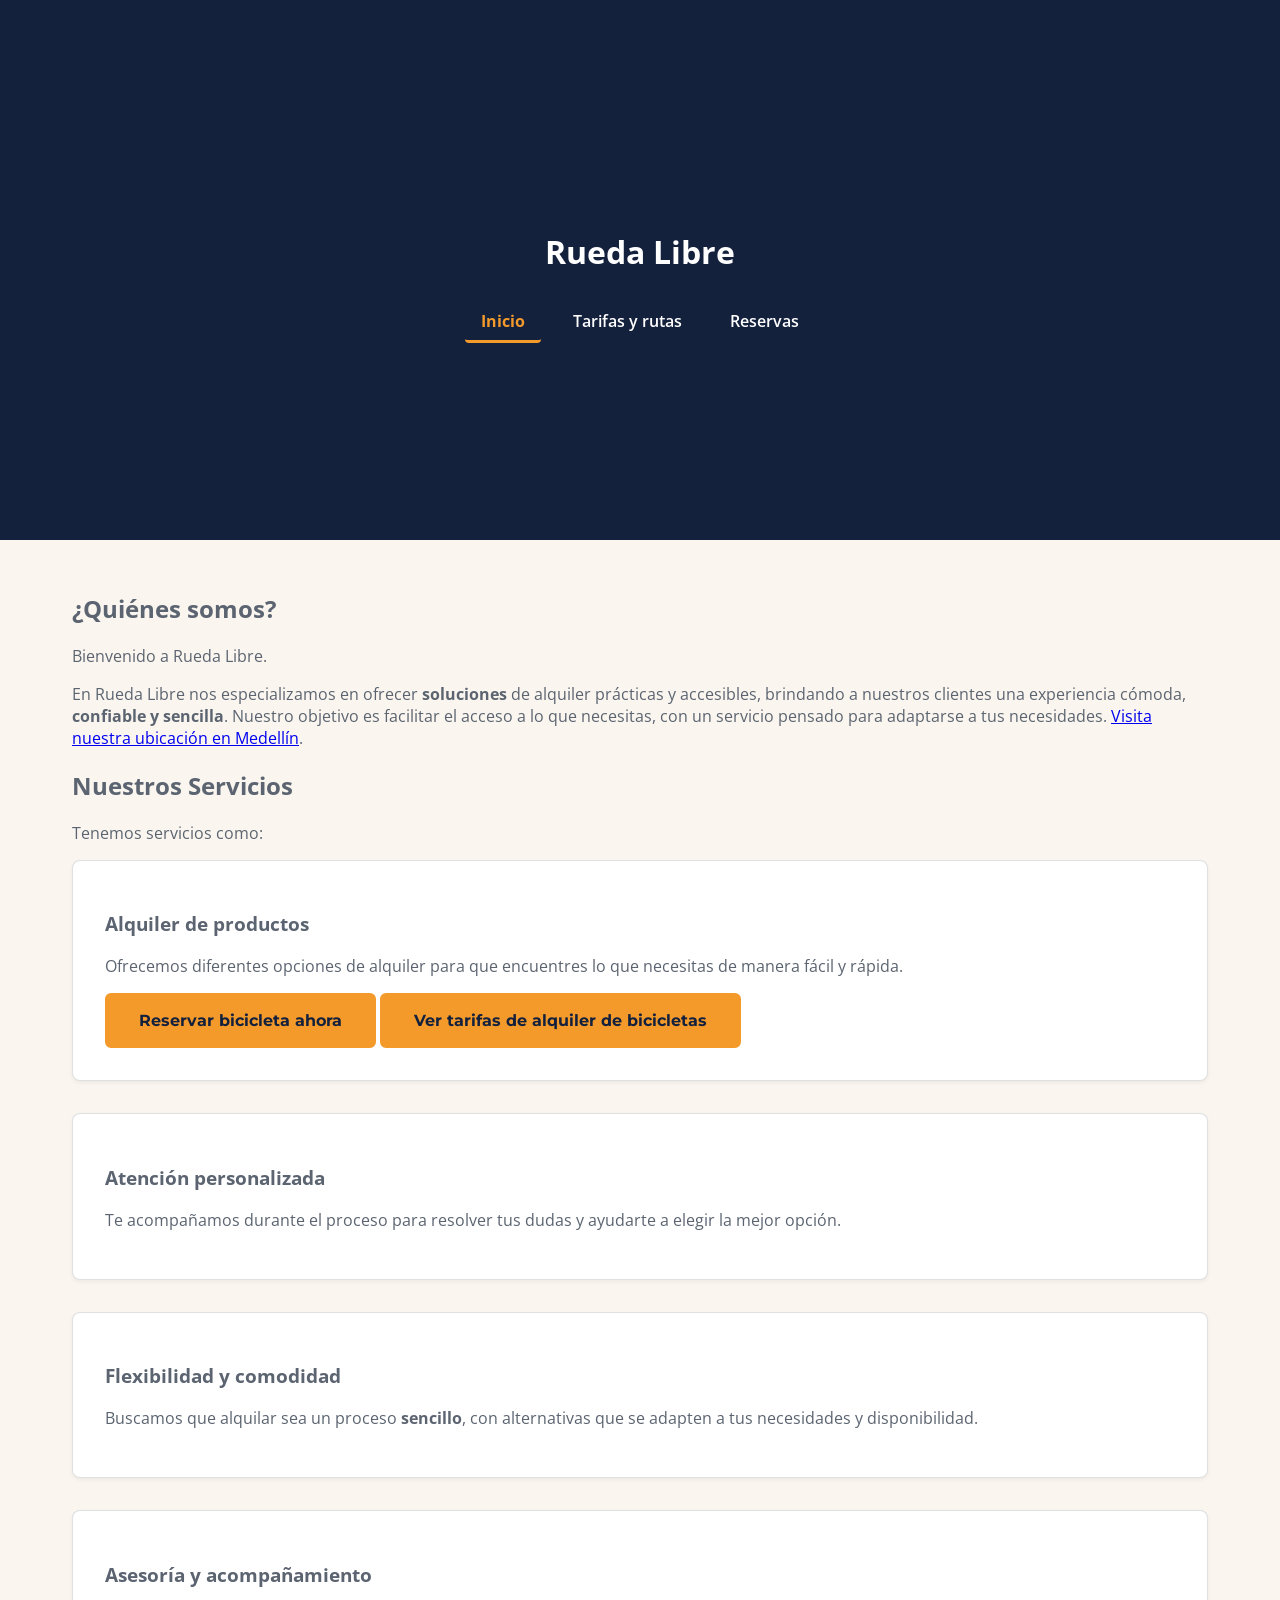
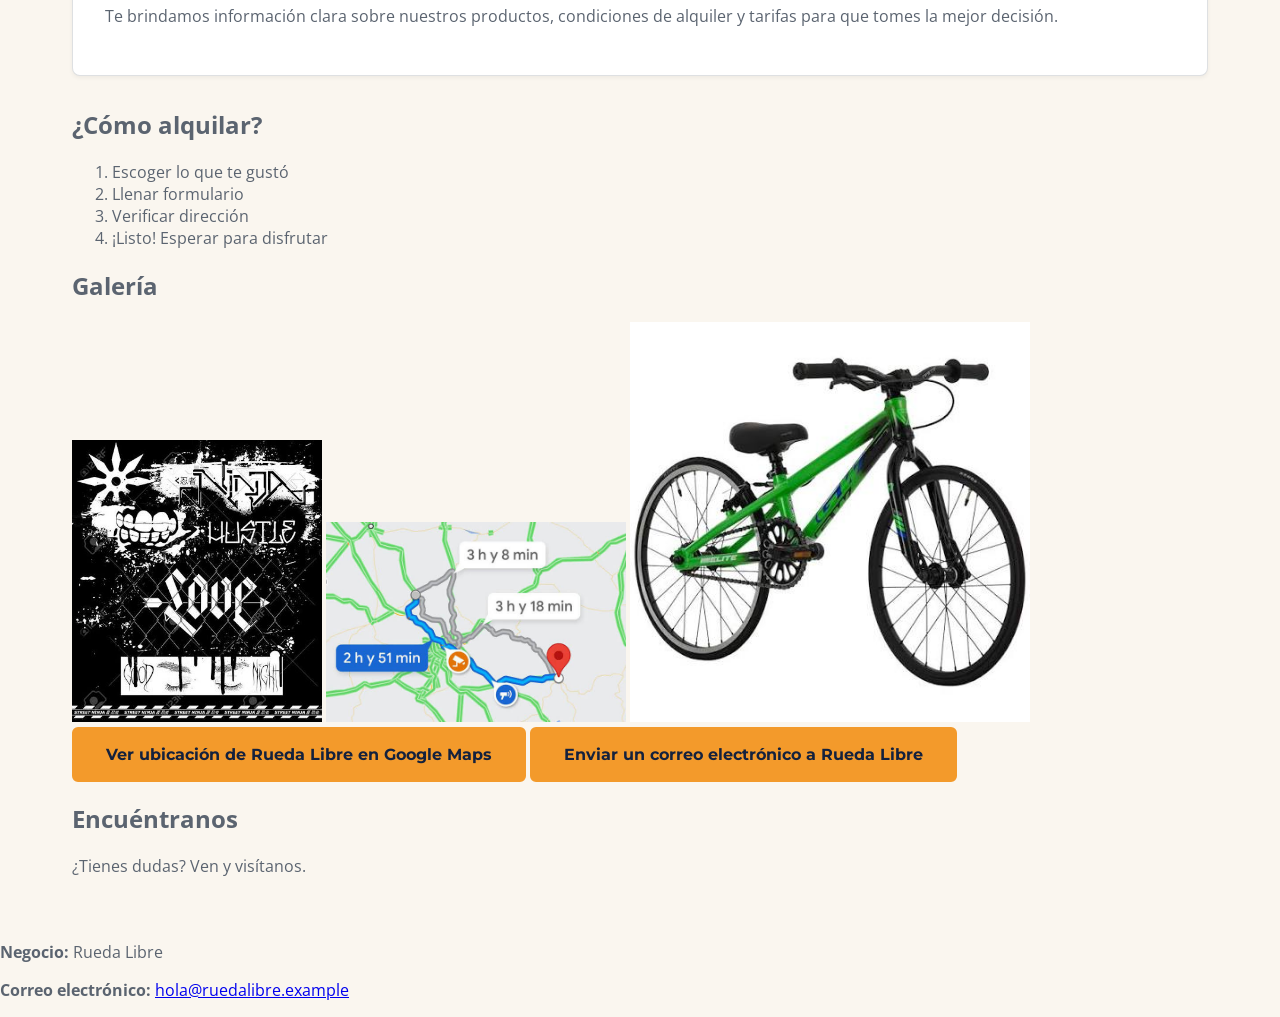
<file: index.html>
<!DOCTYPE html>
<html lang="es">

<head>
    <meta charset="UTF-8">
    <meta name="viewport" content="width=device-width, initial-scale=1.0">
    <title>Rueda Libre | Alquiler de bicicletas en Medellín</title>
    <link rel="stylesheet" href="css/style.css">
    <link rel="preconnect" href="https://fonts.googleapis.com">
    <link rel="preconnect" href="https://fonts.gstatic.com" crossorigin>
    <link
        href="https://fonts.googleapis.com/css2?family=Montserrat:wght@400;700&family=Open+Sans:wght@400;600&display=swap"
        rel="stylesheet">
</head>

<body>

    <header class="encabezado">
        <h1>Rueda Libre</h1>
        <nav>
            <ul id="menu">
                <li><a href="index.html#inicio" class="activo">Inicio</a></li>
                <li><a href="paginas/tarifas.html#info">Tarifas y rutas</a></li>
                <li><a href="paginas/reservas.html#reserva">Reservas</a></li>
            </ul>
        </nav>
    </header>
    <main>
        <section>
            <h2>¿Quiénes somos?</h2>
            <p>Bienvenido a Rueda Libre.</p>
            <p>En Rueda Libre nos especializamos en ofrecer <strong>soluciones</strong> de alquiler prácticas y
                accesibles,
                brindando a nuestros clientes una experiencia cómoda, <strong>confiable y sencilla</strong>. Nuestro
                objetivo es
                facilitar el acceso a lo que necesitas, con un servicio pensado para adaptarse a tus necesidades.
                <a href="#encuentranos">Visita nuestra ubicación en Medellín</a>.
            </p>
        </section>

        <section>
            <h2>Nuestros Servicios</h2>
            <p>Tenemos servicios como:</p>

            <article>
                <h3>Alquiler de productos</h3>
                <p>Ofrecemos diferentes opciones de alquiler para que encuentres lo que necesitas de manera fácil y
                    rápida.</p>
                <a href="paginas/reservas.html#reserva" class="btn-cta">Reservar bicicleta ahora</a>
                <a href="paginas/tarifas.html#tarifa_de_alquiler" class="btn-cta">Ver tarifas de alquiler de
                    bicicletas</a>
            </article>

            <article>
                <h3>Atención personalizada</h3>
                <p>Te acompañamos durante el proceso para resolver tus dudas y ayudarte a elegir la mejor opción.</p>
            </article>

            <article>
                <h3>Flexibilidad y comodidad</h3>
                <p>Buscamos que alquilar sea un proceso <strong>sencillo</strong>, con alternativas que se adapten a tus
                    necesidades y disponibilidad.</p>
            </article>

            <article>
                <h3>Asesoría y acompañamiento</h3>
                <p>Te brindamos información clara sobre nuestros productos, condiciones de alquiler y tarifas para que
                    tomes
                    la mejor decisión.</p>
            </article>
        </section>

        <section>
            <h2>¿Cómo alquilar?</h2>
            <ol>
                <li>Escoger lo que te gustó</li>
                <li>Llenar formulario</li>
                <li>Verificar dirección</li>
                <li>¡Listo! Esperar para disfrutar</li>
            </ol>
        </section>

        <section>
            <h2>Galería</h2>
            <div>
                <img src="img/portada.jpeg" alt="Fotografía del local y portada de Rueda Libre" width="250">
                <img src="img/images2.jpeg" alt="Ciclista recorriendo una ruta urbana en Medellín" width="300">
                <img src="img/bicicelta.jpeg" alt="Bicicleta de alquiler equipada" width="400">
            </div>

            <div>
                <a href="https://maps.app.goo.gl/bWnA2xjAoHqtGtQr9" target="_blank" rel="noopener noreferrer"
                    class="btn-cta">Ver
                    ubicación de Rueda Libre en Google Maps</a>
                <a href="mailto:hola@ruedalibre.example" class="btn-cta">Enviar un correo electrónico a Rueda Libre</a>
            </div>
        </section>

        <section id="encuentranos">
            <h2>Encuéntranos</h2>
            <p>¿Tienes dudas? Ven y visítanos.</p>
        </section>

    </main>

    <footer>
        <p><strong>Negocio:</strong> Rueda Libre</p>
        <p><strong>Correo electrónico:</strong> <a href="mailto:hola@ruedalibre.example">hola@ruedalibre.example</a></p>
    </footer>
</body>

</html>
</file>
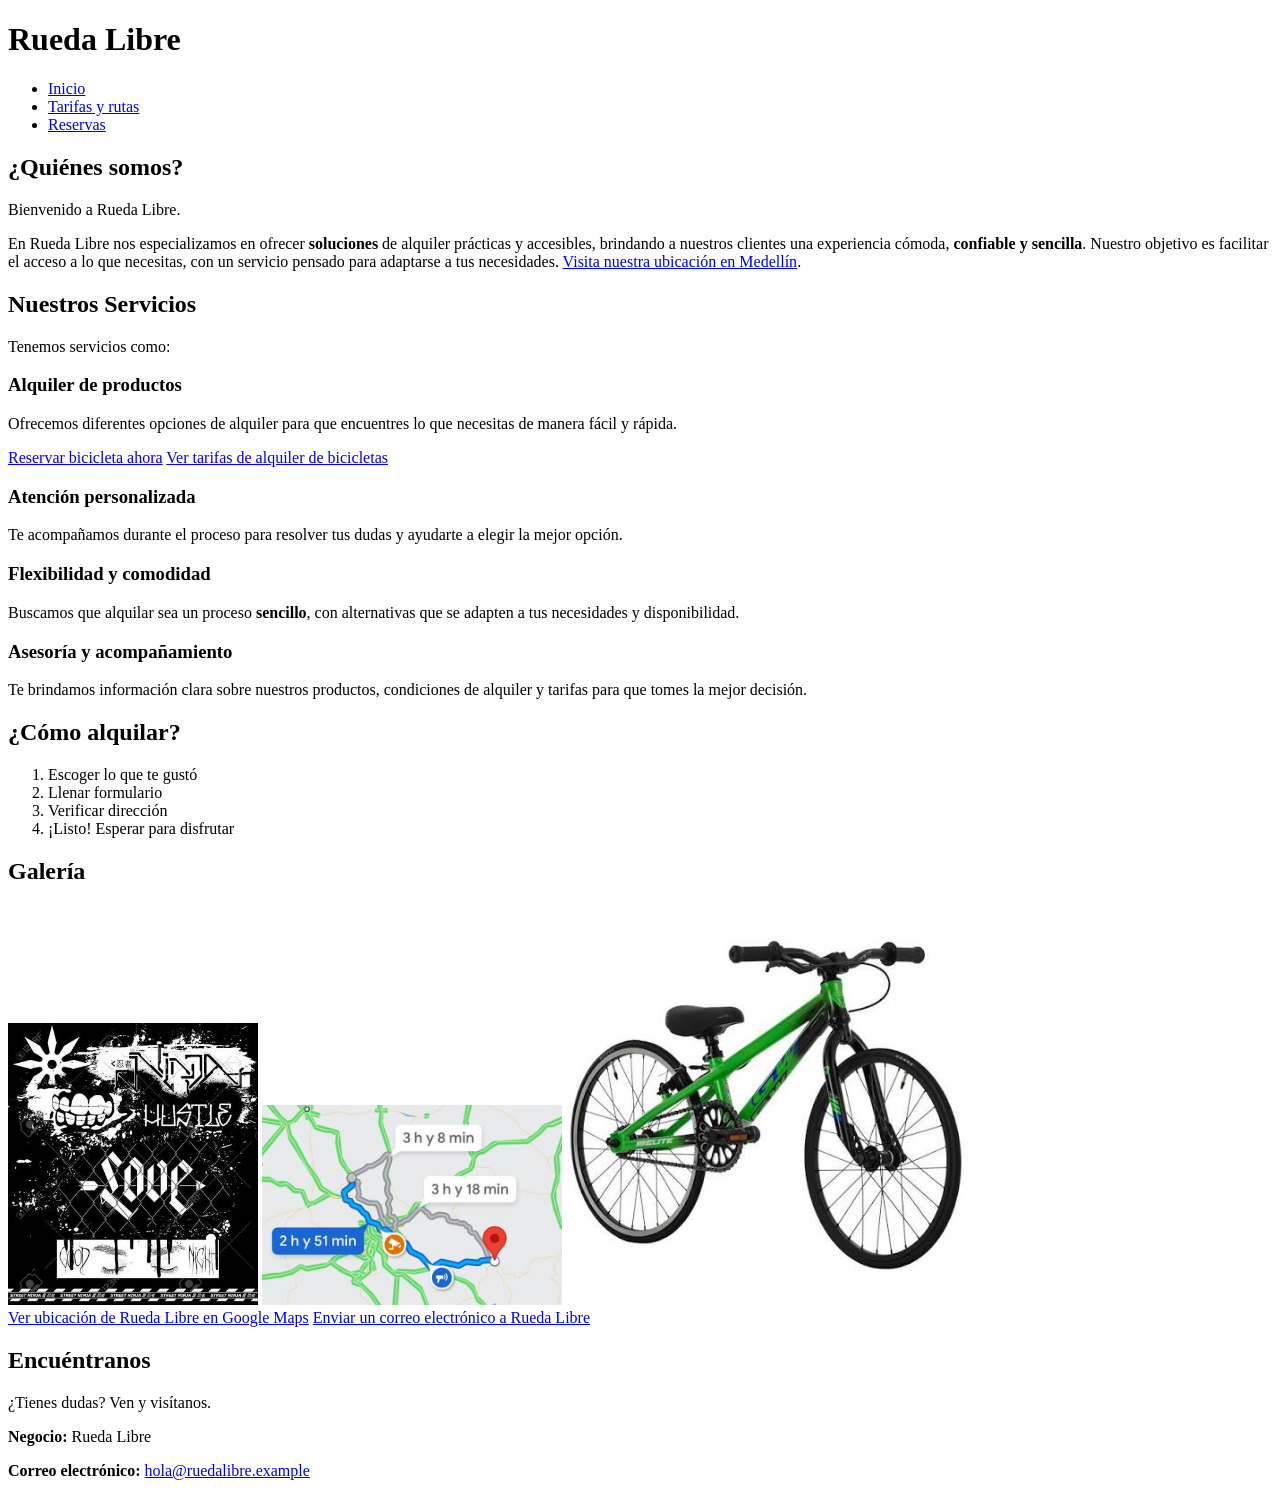
<file: josepalaciossemana1Riwi-dia2/index.html>
<!DOCTYPE html>
<html lang="es">

<head>
    <meta charset="UTF-8">
    <meta name="viewport" content="width=device-width, initial-scale=1.0">
    <title>Rueda Libre | Alquiler de bicicletas en Medellín</title>
</head>

<body>

    <header>
        <h1>Rueda Libre</h1>
        <nav>
            <ul>
                <li><a href="index.html">Inicio</a></li>
                <li><a href="paginas/tarifas.html#info">Tarifas y rutas</a></li>
                <li><a href="paginas/reservas.html#reserva">Reservas</a></li>
            </ul>
        </nav>
    </header>
    <main>
        <section>
            <h2>¿Quiénes somos?</h2>
            <p>Bienvenido a Rueda Libre.</p>
            <p>En Rueda Libre nos especializamos en ofrecer <strong>soluciones</strong> de alquiler prácticas y
                accesibles,
                brindando a nuestros clientes una experiencia cómoda, <strong>confiable y sencilla</strong>. Nuestro
                objetivo es
                facilitar el acceso a lo que necesitas, con un servicio pensado para adaptarse a tus necesidades.
                <a href="#encuentranos">Visita nuestra ubicación en Medellín</a>.
            </p>
        </section>

        <section>
            <h2>Nuestros Servicios</h2>
            <p>Tenemos servicios como:</p>

            <article>
                <h3>Alquiler de productos</h3>
                <p>Ofrecemos diferentes opciones de alquiler para que encuentres lo que necesitas de manera fácil y
                    rápida.</p>
                <a href="paginas/reservas.html#reserva">Reservar bicicleta ahora</a>
                <a href="paginas/tarifas.html#tarifa_de_alquiler">Ver tarifas de alquiler de bicicletas</a>
            </article>

            <article>
                <h3>Atención personalizada</h3>
                <p>Te acompañamos durante el proceso para resolver tus dudas y ayudarte a elegir la mejor opción.</p>
            </article>

            <article>
                <h3>Flexibilidad y comodidad</h3>
                <p>Buscamos que alquilar sea un proceso <strong>sencillo</strong>, con alternativas que se adapten a tus
                    necesidades y disponibilidad.</p>
            </article>

            <article>
                <h3>Asesoría y acompañamiento</h3>
                <p>Te brindamos información clara sobre nuestros productos, condiciones de alquiler y tarifas para que
                    tomes
                    la mejor decisión.</p>
            </article>
        </section>

        <section>
            <h2>¿Cómo alquilar?</h2>
            <ol>
                <li>Escoger lo que te gustó</li>
                <li>Llenar formulario</li>
                <li>Verificar dirección</li>
                <li>¡Listo! Esperar para disfrutar</li>
            </ol>
        </section>

        <section>
            <h2>Galería</h2>
            <div>
                <img src="img/portada.jpeg" alt="Fotografía del local y portada de Rueda Libre" width="250">
                <img src="img/images2.jpeg" alt="Ciclista recorriendo una ruta urbana en Medellín" width="300">
                <img src="img/bicicelta.jpeg" alt="Bicicleta de alquiler equipada" width="400">
            </div>

            <div>
                <a href="https://maps.app.goo.gl/bWnA2xjAoHqtGtQr9" target="_blank" rel="noopener noreferrer">Ver
                    ubicación de Rueda Libre en Google Maps</a>
                <a href="mailto:hola@ruedalibre.example">Enviar un correo electrónico a Rueda Libre</a>
            </div>
        </section>

        <section id="encuentranos">
            <h2>Encuéntranos</h2>
            <p>¿Tienes dudas? Ven y visítanos.</p>
        </section>

    </main>

    <footer>
        <p><strong>Negocio:</strong> Rueda Libre</p>
        <p><strong>Correo electrónico:</strong> <a href="mailto:hola@ruedalibre.example">hola@ruedalibre.example</a></p>
    </footer>
</body>

</html>
</file>
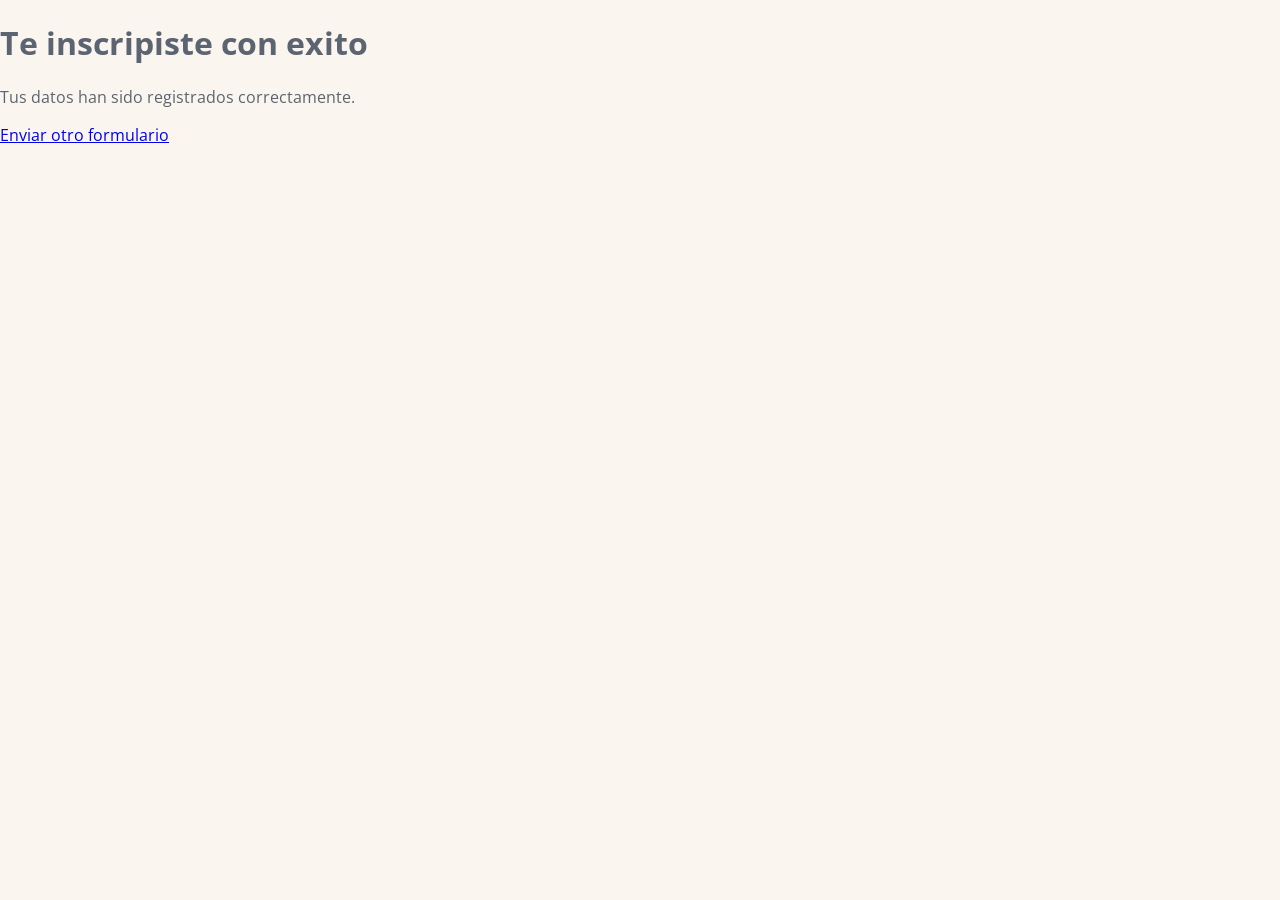
<file: paginas/formulario_exitoso.html>
<!DOCTYPE html>
<html lang="es">

<head>
    <meta charset="UTF-8">
    <meta name="viewport" content="width=device-width, initial-scale=1.0">
    <title>Inscripción Exitosa</title>
    <link rel="stylesheet" href="../css/style.css">
    <link rel="preconnect" href="https://fonts.googleapis.com">
    <link rel="preconnect" href="https://fonts.gstatic.com" crossorigin>
    <link href="https://fonts.googleapis.com/css2?family=Montserrat:wght@400;700&family=Open+Sans:wght@400;600&display=swap" rel="stylesheet">
</head>

<body>
    <div>
        <h1>Te inscripiste con exito</h1>
        <p>Tus datos han sido registrados correctamente.</p>
        <a href="index.html">Enviar otro formulario</a>
    </div>
</body>

</html>
</file>
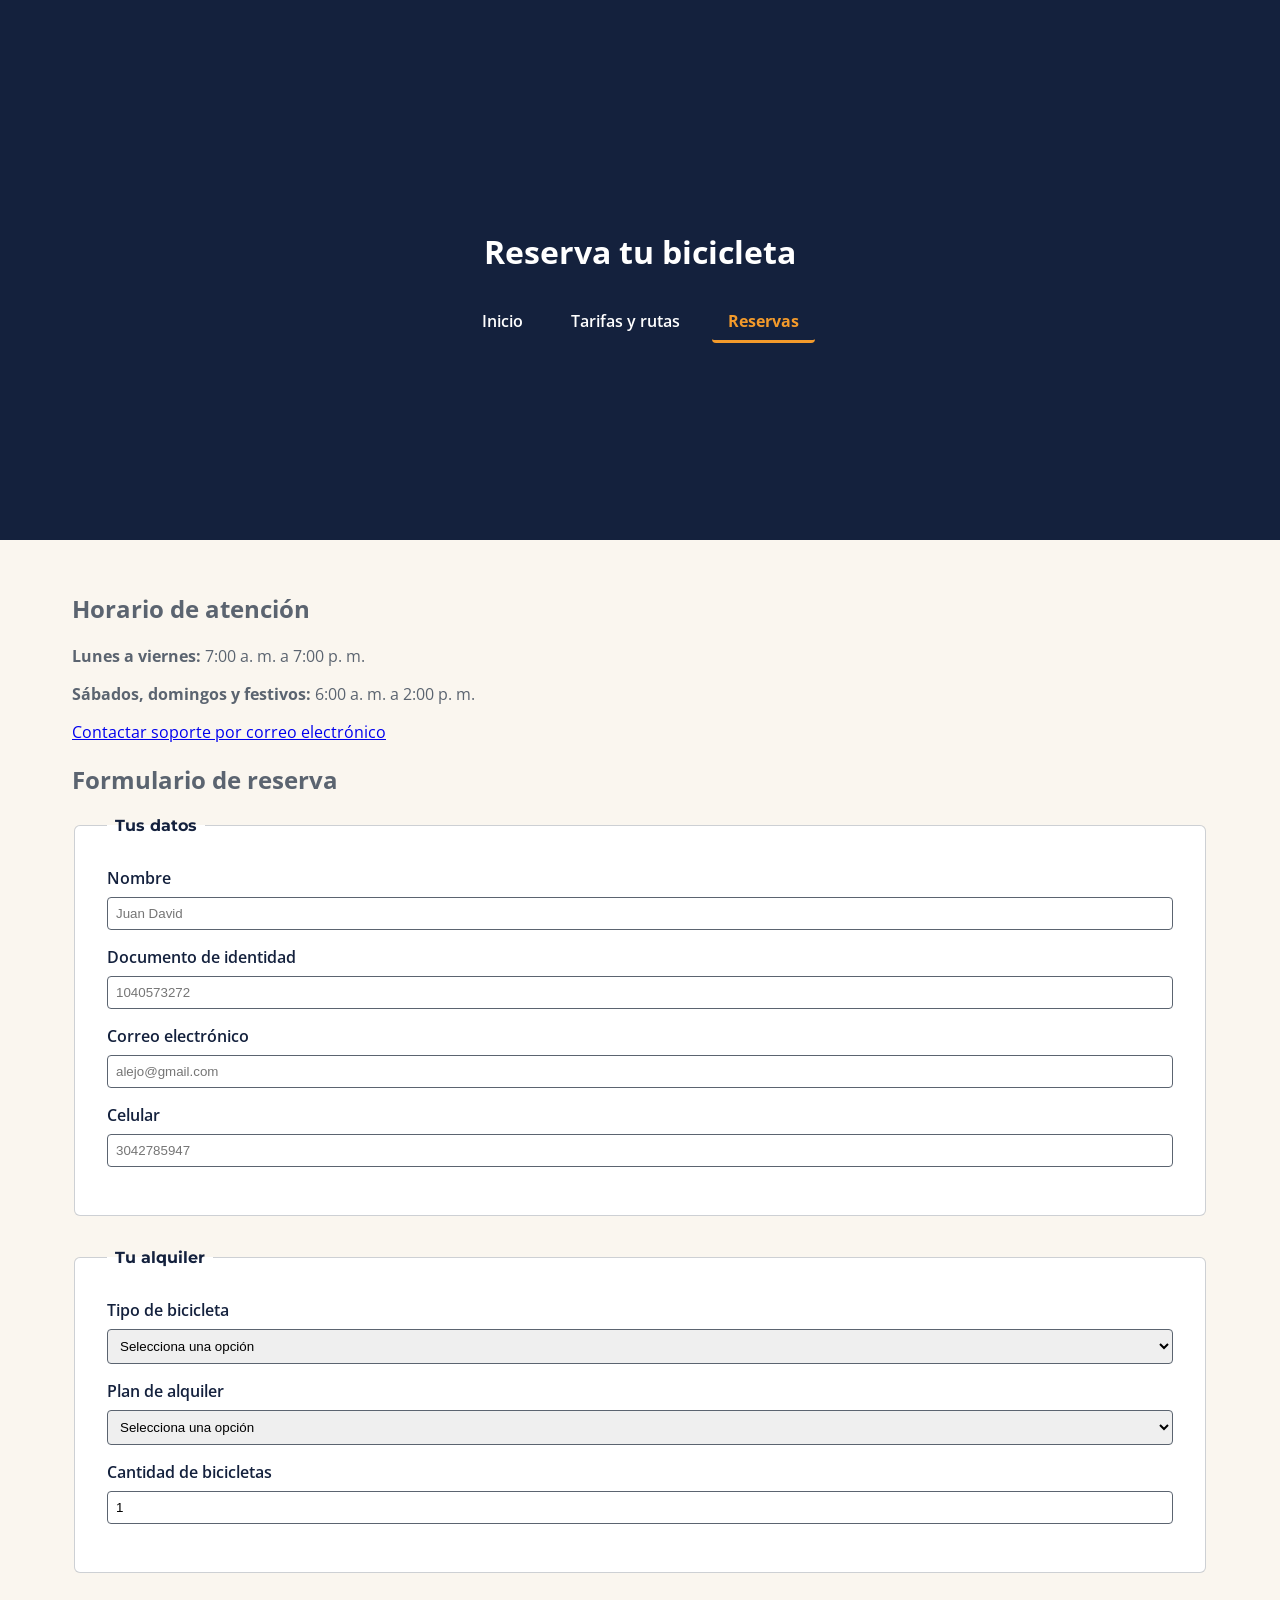
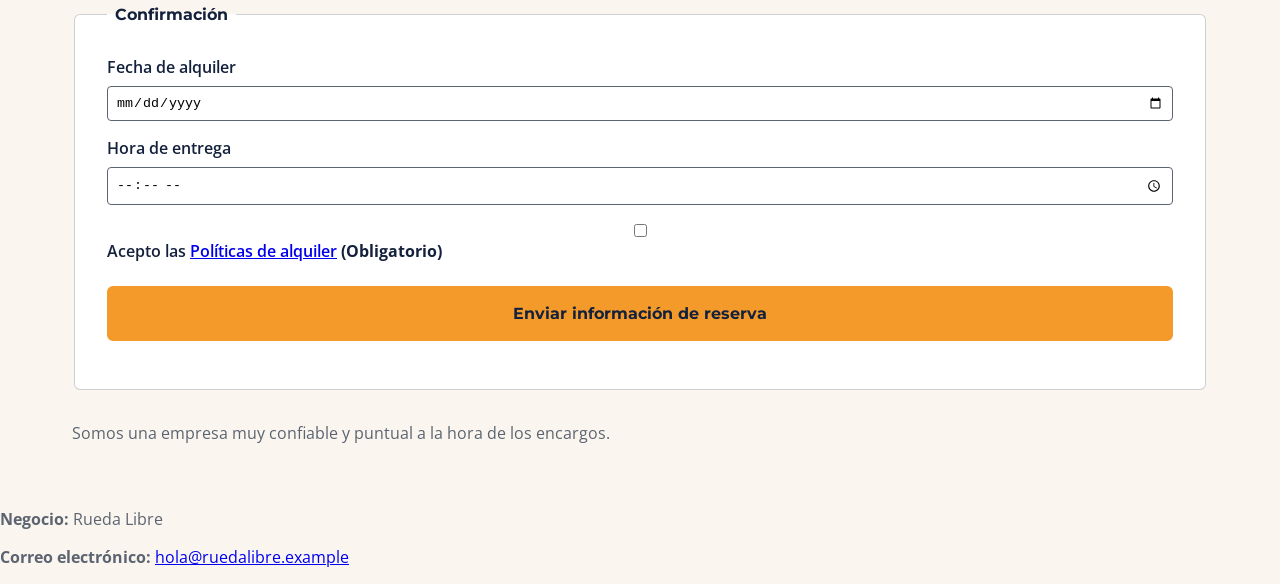
<file: paginas/reservas.html>
<!DOCTYPE html>
<html lang="es">

<head>
    <meta charset="UTF-8">
    <meta name="viewport" content="width=device-width, initial-scale=1.0">
    <title>Reserva tu bicicleta | Rueda Libre</title>
    <link rel="stylesheet" href="../css/style.css">
    <link rel="preconnect" href="https://fonts.googleapis.com">
    <link rel="preconnect" href="https://fonts.gstatic.com" crossorigin>
    <link
        href="https://fonts.googleapis.com/css2?family=Montserrat:wght@400;700&family=Open+Sans:wght@400;600&display=swap"
        rel="stylesheet">
</head>

<body>
    <header class="encabezado">
        <h1 id="reserva">Reserva tu bicicleta</h1>
        <nav>
            <ul id="menu">
                <li><a href="../index.html#">Inicio</a></li>
                <li><a href="tarifas.html#info">Tarifas y rutas</a></li>
                <li><a href="reservas.html#reserva" class="activo">Reservas</a></li>
            </ul>
        </nav>
    </header>

    <main>
        <aside>
            <h2>Horario de atención</h2>
            <p><strong>Lunes a viernes:</strong> 7:00 a. m. a 7:00 p. m.</p>
            <p><strong>Sábados, domingos y festivos:</strong> 6:00 a. m. a 2:00 p. m.</p>
            <a href="mailto:reserva@gmail.com">Contactar soporte por correo electrónico</a>
        </aside>

        <section>
            <h2>Formulario de reserva</h2>
            <form action="" method="post">

                <fieldset>
                    <legend>Tus datos</legend>
                    <div>
                        <label for="nombre">Nombre</label>
                        <input type="text" name="nombre_completo" id="nombre" placeholder="Juan David" required>
                    </div>
                    <div>
                        <label for="documento">Documento de identidad</label>
                        <input type="text" name="documento_identidad" id="documento" placeholder="1040573272" required>
                    </div>
                    <div>
                        <label for="correo">Correo electrónico</label>
                        <input type="email" name="correo_electronico" id="correo" placeholder="alejo@gmail.com"
                            required>
                    </div>
                    <div>
                        <label for="celular">Celular</label>
                        <input type="tel" name="numero_celular" id="celular" placeholder="3042785947" required>
                    </div>
                </fieldset>

                <fieldset>
                    <legend>Tu alquiler</legend>
                    <div>
                        <label for="tipo_bicicleta">Tipo de bicicleta</label>
                        <select name="tipo_bicicleta" id="tipo_bicicleta" required>
                            <option value="">Selecciona una opción</option>
                            <option value="urbana">Urbana</option>
                            <option value="montaña">Montaña</option>
                            <option value="electrica">Eléctrica</option>
                        </select>
                    </div>
                    <div>
                        <label for="plan">Plan de alquiler</label>
                        <select name="plan" id="plan" required>
                            <option value="">Selecciona una opción</option>
                            <option value="rios_y_parques">Ríos y Parques</option>
                            <option value="sabores_de_barrio">Sabores de Barrio</option>
                            <option value="recto_las_palmas">Recto las Palmas</option>
                        </select>
                    </div>
                    <div>
                        <label for="cantidad_de_bici">Cantidad de bicicletas</label>
                        <input type="number" name="cantidad_de_bici" id="cantidad_de_bici" min="1" max="6" value="1"
                            required>
                    </div>
                </fieldset>

                <fieldset>
                    <legend>Confirmación</legend>
                    <div>
                        <label for="fecha_de_alquiler">Fecha de alquiler</label>
                        <input type="date" name="fecha_de_alquiler" id="fecha_de_alquiler" required>
                    </div>
                    <div>
                        <label for="hora_de_entrega">Hora de entrega</label>
                        <input type="time" name="hora_de_entrega" id="hora_de_entrega" required>
                    </div>
                    <div>
                        <input type="checkbox" id="politicas" name="politicas" required>
                        <label for="politicas">
                            Acepto las <a href="politicas.html" target="_blank">Políticas de alquiler</a>
                            <strong>(Obligatorio)</strong>
                        </label>
                    </div>
                    <div>
                        <a href="../index.html" class="btn-cta">Enviar información de reserva</a>
                    </div>
                </fieldset>

            </form>
        </section>

        <section>
            <p>Somos una empresa muy confiable y puntual a la hora de los encargos.</p>
        </section>
    </main>

    <footer>
        <p><strong>Negocio:</strong> Rueda Libre</p>
        <p><strong>Correo electrónico:</strong> <a href="mailto:hola@ruedalibre.example">hola@ruedalibre.example</a></p>
    </footer>
</body>

</html>
</file>
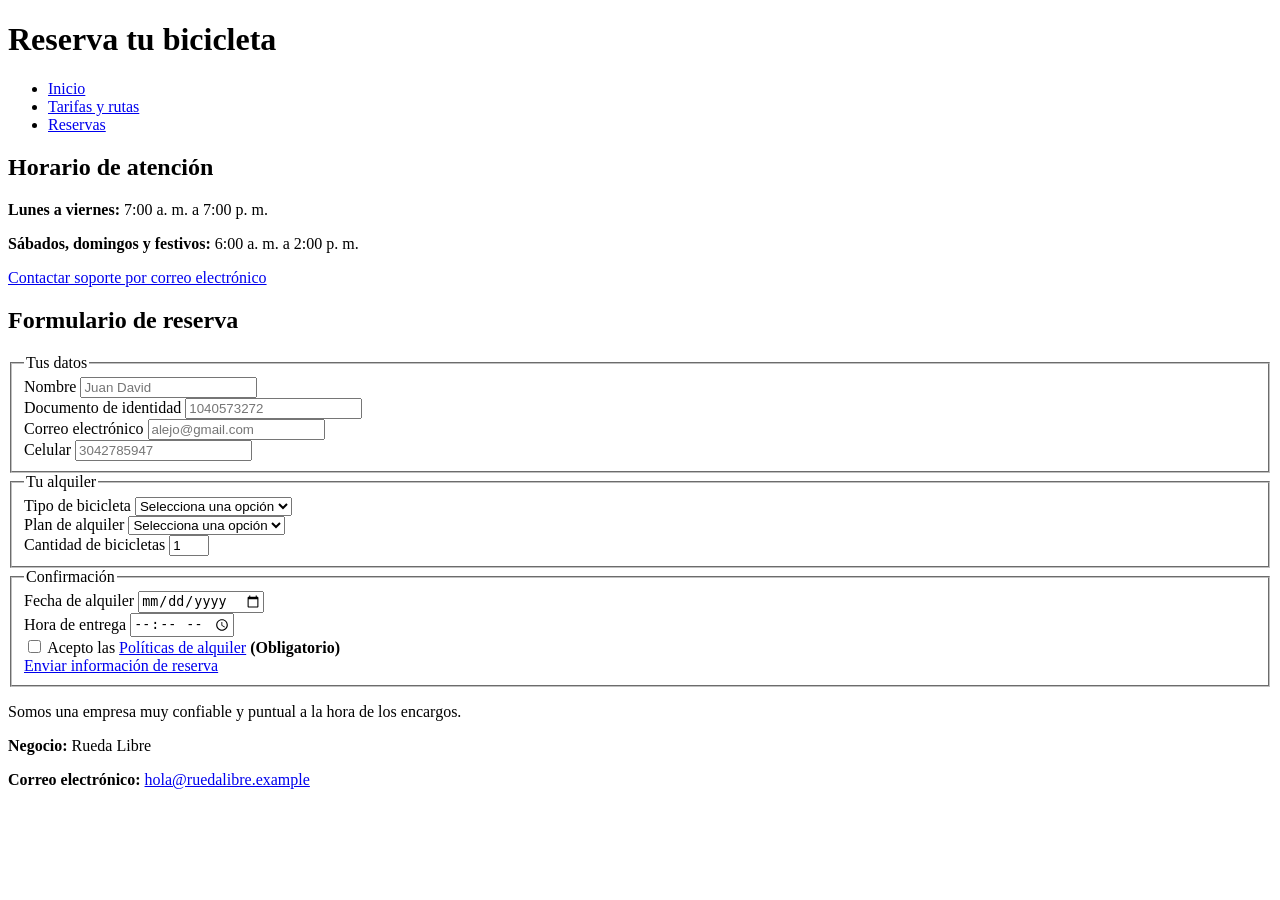
<file: josepalaciossemana1Riwi-dia2/paginas/reservas.html>
<!DOCTYPE html>
<html lang="es">
<head>
    <meta charset="UTF-8">
    <meta name="viewport" content="width=device-width, initial-scale=1.0">
    <title>Reserva tu bicicleta | Rueda Libre</title>
</head>
<body>
    <header>
        <h1 id="reserva">Reserva tu bicicleta</h1>
        <nav>
            <ul>
                <li><a href="../index.html">Inicio</a></li>
                <li><a href="tarifas.html#info">Tarifas y rutas</a></li>
                <li><a href="reservas.html#reserva">Reservas</a></li>
            </ul>
        </nav>
    </header>
    <main>
        <aside>
            <h2>Horario de atención</h2>
            <p><strong>Lunes a viernes:</strong> 7:00 a. m. a 7:00 p. m.</p>
            <p><strong>Sábados, domingos y festivos:</strong> 6:00 a. m. a 2:00 p. m.</p>
            <a href="mailto:reserva@gmail.com">Contactar soporte por correo electrónico</a>
        </aside>
        <section>
            <h2>Formulario de reserva</h2>
            <form action="formulario_exitoso.html" method="post">

                <fieldset>
                    <legend>Tus datos</legend>
                    <div>
                        <label for="nombre">Nombre</label>
                        <input type="text" name="nombre_completo" id="nombre" placeholder="Juan David" required>
                    </div>
                    <div>
                        <label for="documento">Documento de identidad</label>
                        <input type="text" name="documento_identidad" id="documento" placeholder="1040573272" required>
                    </div>
                    <div>
                        <label for="correo">Correo electrónico</label>
                        <input type="email" name="correo_electronico" id="correo" placeholder="alejo@gmail.com"
                            required>
                    </div>
                    <div>
                        <label for="celular">Celular</label>
                        <input type="tel" name="numero_celular" id="celular" placeholder="3042785947" required>
                    </div>
                </fieldset>

                <fieldset>
                    <legend>Tu alquiler</legend>
                    <div>
                        <label for="tipo_bicicleta">Tipo de bicicleta</label>
                        <select name="tipo_bicicleta" id="tipo_bicicleta" required>
                            <option value="">Selecciona una opción</option>
                            <option value="urbana">Urbana</option>
                            <option value="montaña">Montaña</option>
                            <option value="electrica">Eléctrica</option>
                        </select>
                    </div>
                    <div>
                        <label for="plan">Plan de alquiler</label>
                        <select name="plan" id="plan" required>
                            <option value="">Selecciona una opción</option>
                            <option value="rios_y_parques">Ríos y Parques</option>
                            <option value="sabores_de_barrio">Sabores de Barrio</option>
                            <option value="recto_las_palmas">Recto las Palmas</option>
                        </select>
                    </div>
                    <div>
                        <label for="cantidad_de_bici">Cantidad de bicicletas</label>
                        <input type="number" name="cantidad_de_bici" id="cantidad_de_bici" min="1" max="6" value="1"
                            required>
                    </div>
                </fieldset>

                <fieldset>
                    <legend>Confirmación</legend>
                    <div>
                        <label for="fecha_de_alquiler">Fecha de alquiler</label>
                        <input type="date" name="fecha_de_alquiler" id="fecha_de_alquiler" required>
                    </div>
                    <div>
                        <label for="hora_de_entrega">Hora de entrega</label>
                        <input type="time" name="hora_de_entrega" id="hora_de_entrega" required>
                    </div>
                    <div>
                        <input type="checkbox" id="politicas" name="politicas" required>
                        <label for="politicas">
                            Acepto las <a href="politicas.html" target="_blank">Políticas de alquiler</a>
                            <strong>(Obligatorio)</strong>
                        </label>
                    </div>
                    <div>
    <a href="formulario_exitoso.html#card" class="btn">Enviar información de reserva</a>
</div>
                </fieldset>
            </form>
        </section>
        <section>
            <p>Somos una empresa muy confiable y puntual a la hora de los encargos.</p>
        </section>
    </main>

    <footer>
        <p><strong>Negocio:</strong> Rueda Libre</p>
        <p><strong>Correo electrónico:</strong> <a href="mailto:hola@ruedalibre.example">hola@ruedalibre.example</a></p>
    </footer>
</body>
</htm>
</file>
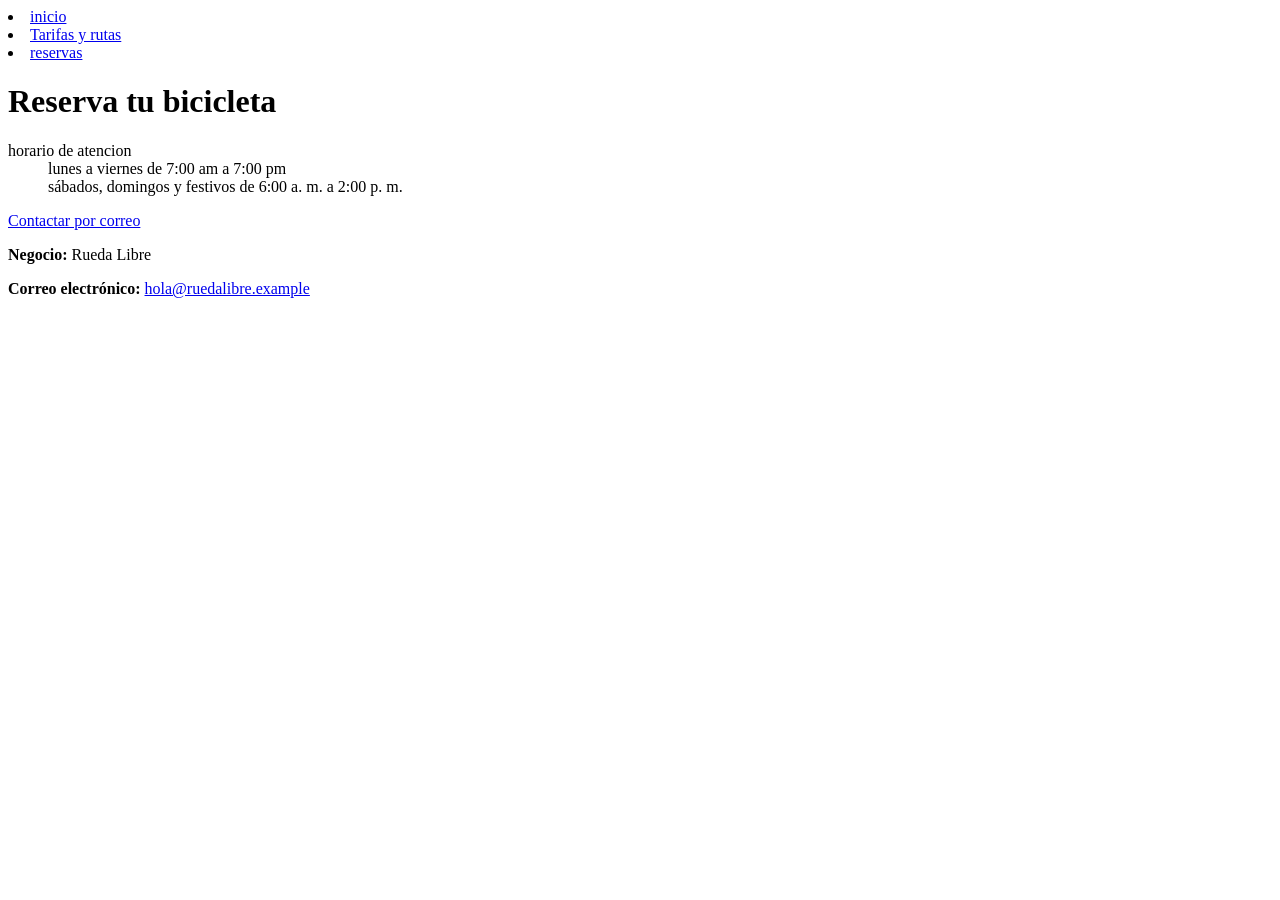
<file: josepalaciossemana1Riwi-dia1/dia1/paginas/reservas.html>
<!DOCTYPE html>
<html lang="en">

<head>
    <meta charset="UTF-8">
    <meta name="viewport" content="width=device-width, initial-scale=1.0">
    <title>reserva</title>
</head>

<body>
    <nav>
        <li><a href="../index.html">inicio</a></li>
        <li><a href="tarifas.html#info">Tarifas y rutas</a></li>
        <li><a href="reservas.html#reserva">reservas</a></li>
    </nav>
    <h1 id="reserva">Reserva tu bicicleta</h1>
    <dl>
        <dt>horario de atencion</dt>
        <dd>lunes a viernes de 7:00 am a 7:00 pm</dd>
        <dd>sábados, domingos y festivos de 6:00 a. m. a 2:00 p. m.</dd>
    </dl>
    <a href="mailto:reserva@gmail.com">Contactar por correo</a>

</body>
<footer>
    <p><strong>Negocio:</strong> Rueda Libre</p>
    <p><strong>Correo electrónico:</strong> <a href="mailto:hola@ruedalibre.example">hola@ruedalibre.example</a></p>
</footer>

</html>
</file>
<file: css/style.css>
:root {
    --verde-ruta: #1E7A4F;
    /* Botones y enlaces*/
    --naranja-pedal: #F39A2B;
    /* Destacados y botones secundarios */
    --azul-noche: #14213D;
    /* Títulos y encabezado*/
    --crema: #FAF6EF;
    /* Fondo general */
    --gris-asfalto: #5B6470;
    /* Texto secundario*/

    --fuente-titulos: 'Montserrat', sans-serif;
    --fuente-texto: 'Open Sans', sans-serif;

    --espacio-sm: 0.5rem;
    --espacio-md: 1rem;
    --espacio-lg: 2rem;
}
*,
*::before,
*::after {
    box-sizing: border-box;
}
body {
    background-color: var(--crema);
    color: var(--gris-asfalto);
    font-family: var(--fuente-texto);
    margin: 0;
    padding: 0;
}
main {
    max-width: 1200px;
    margin: 0 auto;
    padding: var(--espacio-lg);
}
header.encabezado {
    min-height: 60vh;
    display: flex;
    flex-direction: column;
    justify-content: center;
    align-items: center;
    background-color: var(--azul-noche);
    color: #ffffff;
    padding: var(--espacio-lg);
    text-align: center;
}

header.encabezado h1,
header.encabezado h2 {
    color: #ffffff;
}
#menu {
    list-style: none;
    padding: 0;
    margin: 1rem 0 0 0;
    display: flex;
    flex-wrap: wrap;
    gap: 1.5rem;
    justify-content: center;
    align-items: center;
}


#menu {
    list-style: none;
    padding: 0;
    margin: var(--espacio-md) 0 0 0;
    display: flex;
    flex-wrap: wrap;
    gap: var(--espacio-md);
    justify-content: center;
}

#menu a {
    color: #ffffff;
    text-decoration: none;
    font-weight: 600;
    padding: var(--espacio-sm) var(--espacio-md);
    border-radius: 4px;
    transition: background-color 0.2s, color 0.2s;
}

#menu a:hover {
    background-color: var(--verde-ruta);
    color: #ffffff;
}

#menu a:focus {
    outline: 3px solid var(--naranja-pedal);
    outline-offset: 2px;
    background-color: rgba(243, 154, 43, 0.2);
}

#menu a.activo {
    font-weight: 700;
    border-bottom: 3px solid var(--naranja-pedal);
    color: var(--naranja-pedal);
}
section article {
    background-color: #ffffff;
    border: 1px solid rgba(91, 100, 112, 0.2);
    border-radius: 8px;
    padding: var(--espacio-lg);
    margin-bottom: var(--espacio-lg);
    /* Separación entre tarjetas */
    box-shadow: 0 2px 4px rgba(0, 0, 0, 0.05);
}
section article img {
    width: 100%;
    height: auto;
    border-radius: 4px;
    margin-top: var(--espacio-sm);
}
table {
    width: 100%;
    border-collapse: collapse;
    margin-bottom: var(--espacio-lg);
    background-color: #ffffff;
    border-radius: 6px;
    overflow: hidden;
}

th,
td {
    padding: var(--espacio-md);
    border: 1px solid rgba(91, 100, 112, 0.2);
    text-align: left;
}

th {
    background-color: var(--verde-ruta);
    color: #ffffff;
    font-family: var(--fuente-titulos);
}

tbody tr:nth-child(even) {
    background-color: rgba(250, 246, 239, 0.5);
}
fieldset {
    border: 1px solid rgba(91, 100, 112, 0.3);
    border-radius: 6px;
    padding: var(--espacio-lg);
    margin-bottom: var(--espacio-lg);
    background-color: #ffffff;
}

legend {
    font-family: var(--fuente-titulos);
    font-weight: 700;
    color: var(--azul-noche);
    padding: 0 var(--espacio-sm);
}
fieldset div {
    margin-bottom: var(--espacio-md);
    display: flex;
    flex-direction: column;
}

label {
    margin-bottom: var(--espacio-sm);
    font-weight: 600;
    color: var(--azul-noche);
}

input[type="text"],
input[type="email"],
input[type="tel"],
input[type="number"],
input[type="date"],
input[type="time"],
select {
    width: 100%;
    padding: var(--espacio-sm);
    border: 1px solid var(--gris-asfalto);
    border-radius: 4px;

}

.politicas input[type="checkbox"] {
    width: auto;
    margin-right: 0.5rem;
}
button[type="submit"],
.btn-cta {
    display: inline-block;
    padding: var(--espacio-md) var(--espacio-lg);
    background-color: var(--naranja-pedal);
    color: var(--azul-noche);
    font-family: var(--fuente-titulos);
    font-weight: 700;
    text-decoration: none;
    border-radius: 6px;
    border: 2px solid var(--naranja-pedal);
    cursor: pointer;
    text-align: center;
    transition: background-color 0.2s, color 0.2s;
}

button[type="submit"]:hover,
.btn-cta:hover {
    background-color: #d88320;
    color: #ffffff;
}
input:focus,
select:focus,
textarea:focus,
button:focus {
    outline: 3px solid var(--verde-ruta);
    outline-offset: 2px;
}
</file>
